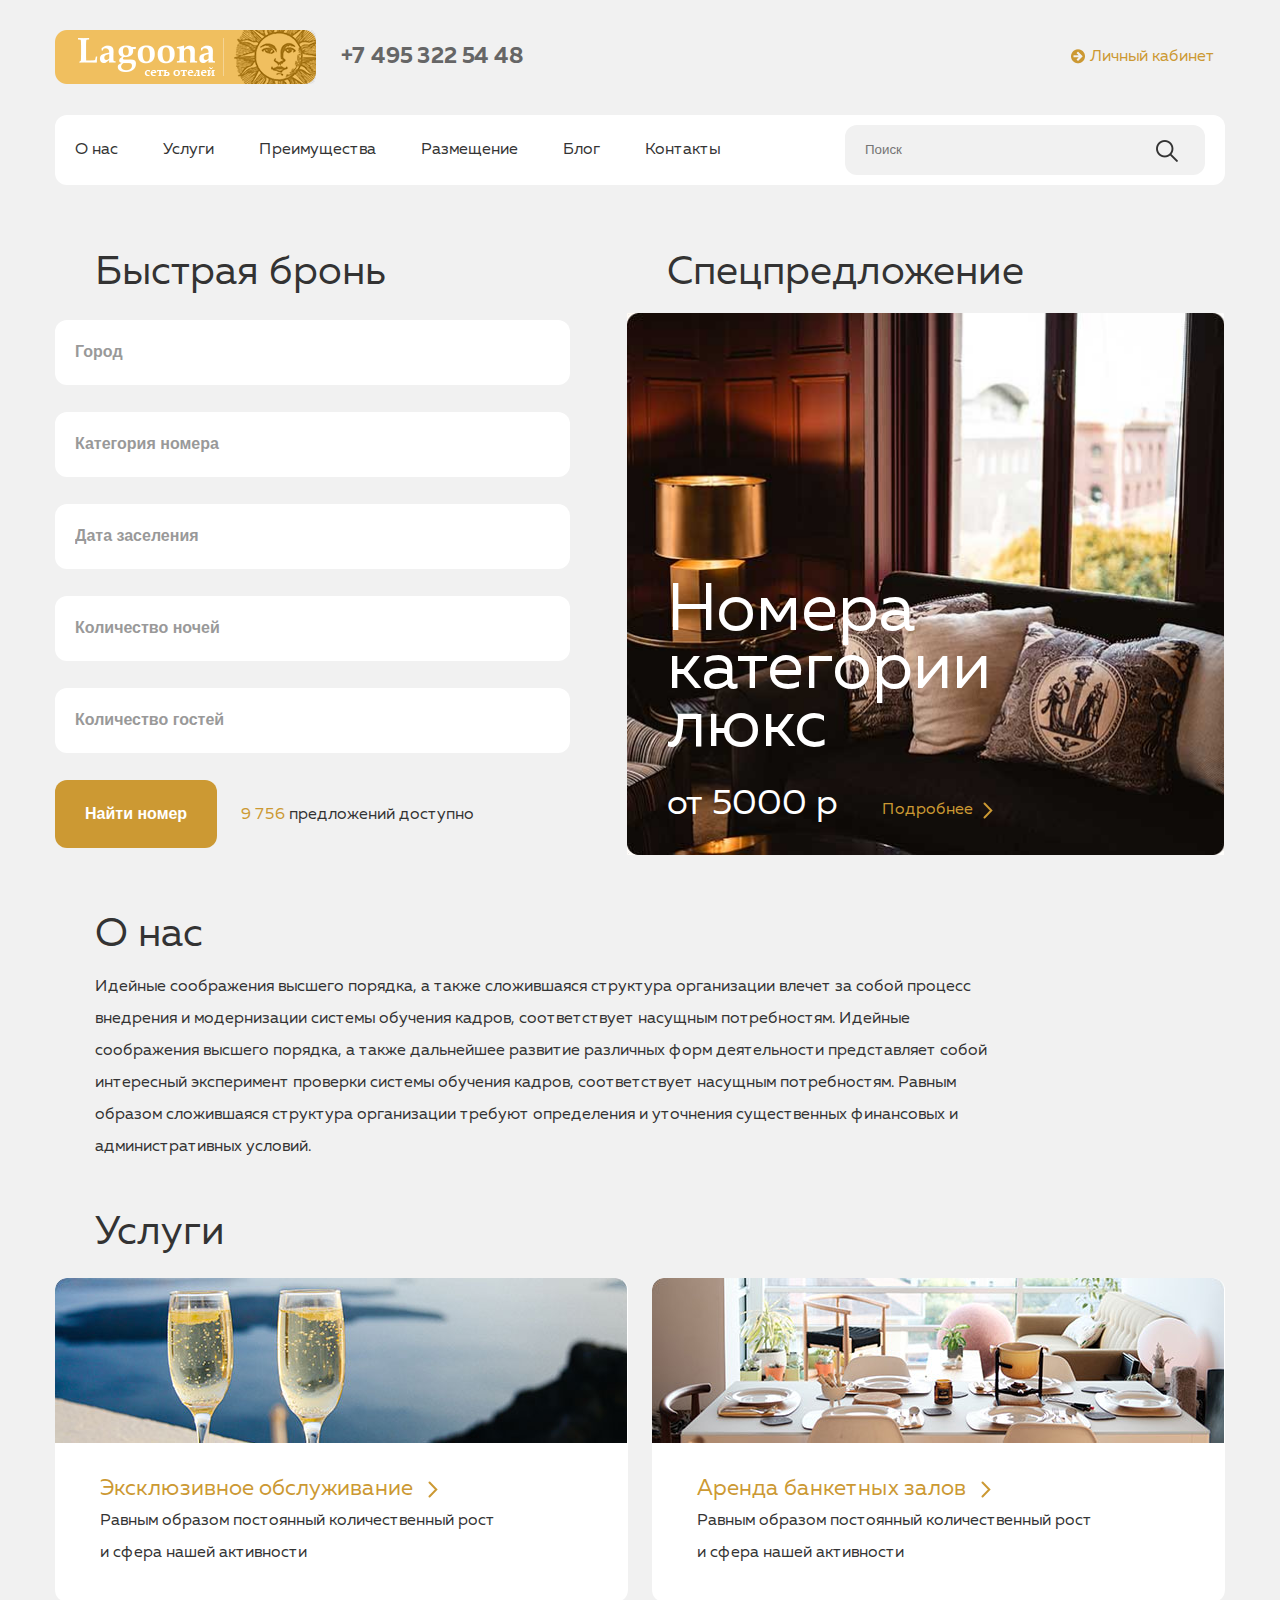
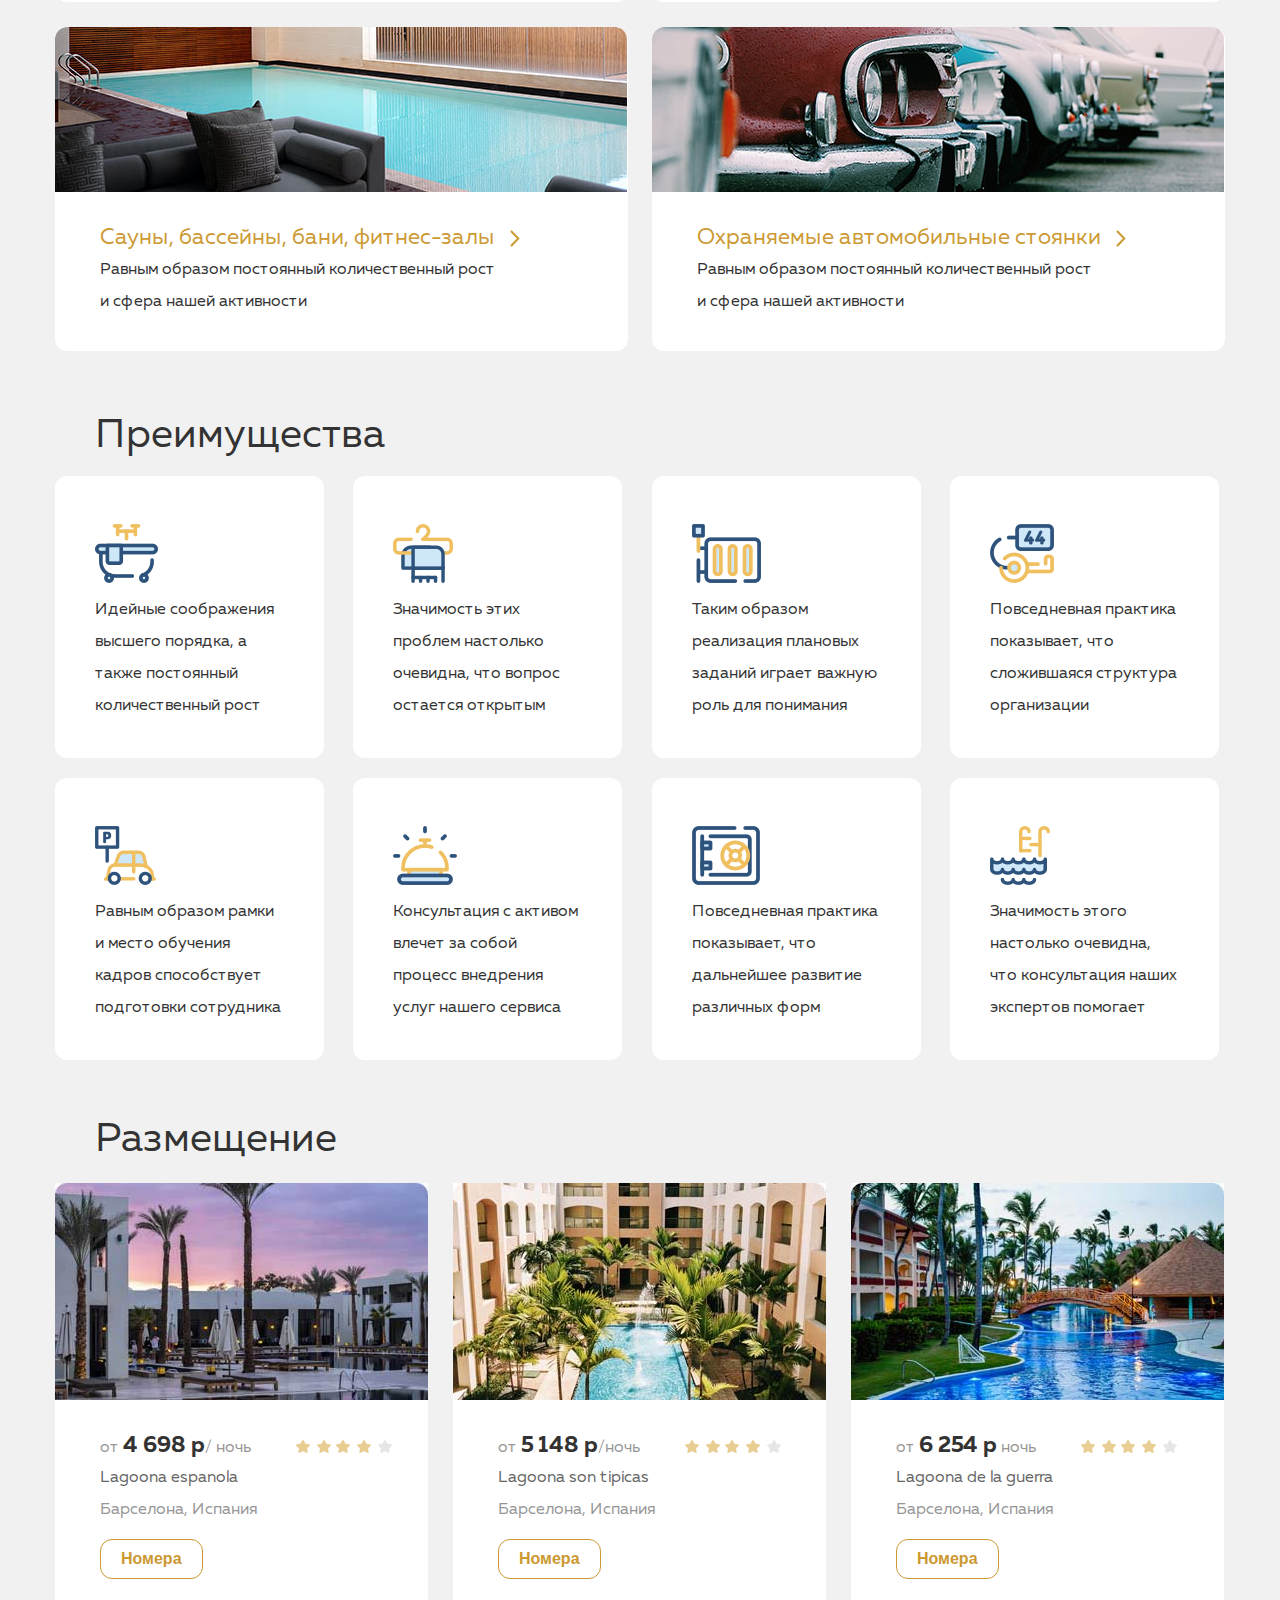
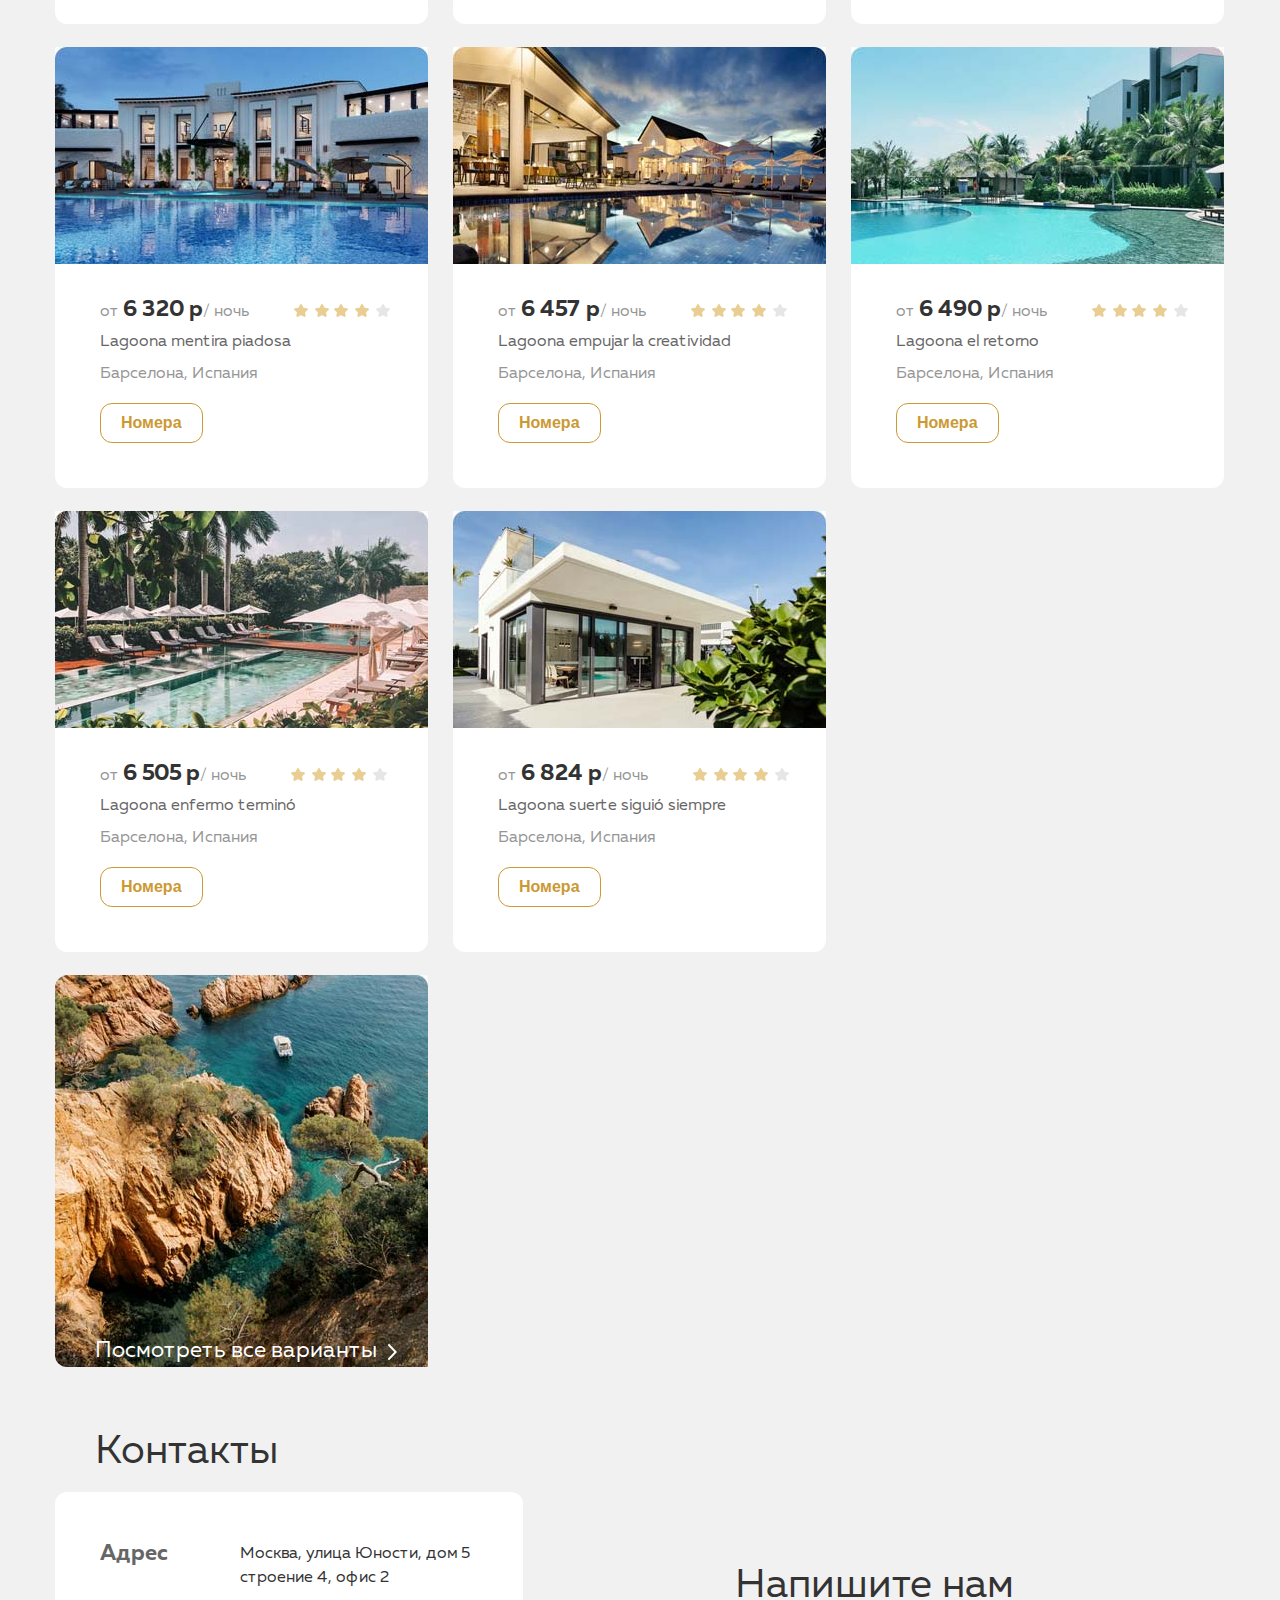
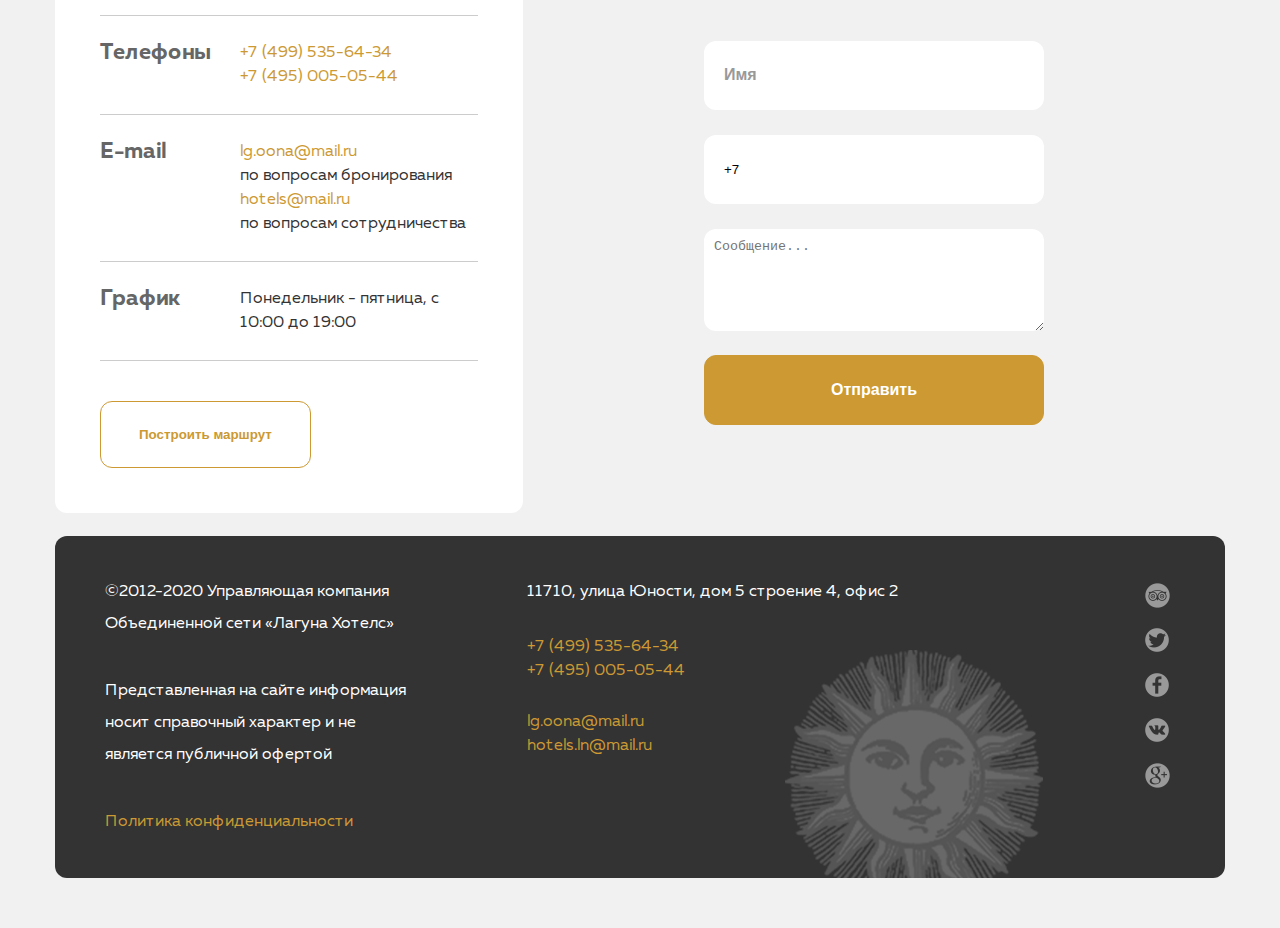
<file: hotels/index.html>
<!DOCTYPE html>
<html lang="ru">

<head>
  <meta charset="UTF-8">
  <title>Hotels</title>
  
  <link rel="stylesheet" href="css/style.css">
  <!-- предварительная загрузка шрифтов -->
  <link rel="preload" href="fonts/MullerRegular.woff2" as="font">
  <link rel="preload" href="fonts/MullerBold.woff2" as="font">
  <link rel="stylesheet" href="css/fonts.css">
  <link rel="stylesheet" href="css/header.css">
  <link rel="stylesheet" href="css/choice-hotel.css">
  <link rel="stylesheet" href="css/offer.css">
  <link rel="stylesheet" href="css/about.css">
  <link rel="stylesheet" href="css/services.css">
  <link rel="stylesheet" href="css/advantages.css">
  <link rel="stylesheet" href="css/booking.css">
  <link rel="stylesheet" href="css/contacts.css">
  <link rel="stylesheet" href="css/footer.css">
  
</head>

<body>
  <div class="fixed-container">
    <header class="header">

      <a class="logo"><img src="./img/logo.png" alt="Логотип"></a>
      <a class="phone" href="tel:+74953225448 ">+7 495 322 54 48 </a>
      <h1 class="visually-hidden">Сеть Отелей Lagoona</h1>
      <a class="personal" href="/">Личный кабинет</a>
    </header>
    <nav class="nav">
      <ul class="nav-list">
        <li class="nav-item"><a href="/">О нас </a></li>
        <li class="nav-item"><a href="/">Услуги </a></li>
        <li class="nav-item"><a href="/">Преимущества </a></li>
        <li class="nav-item"><a href="/">Размещение </a></li>
        <li class="nav-item"><a href="/">Блог </a></li>
        <li class="nav-item"><a href="/">Контакты </a></li>
      </ul>

      <form action="submit" class="search-form">
        <input class="search-input" type="search" placeholder="Поиск">
        <button type="submit" class="search-button" aria-label="Поиск">
        </button>
      </form>

    </nav>
  </div>

  <main class="main">
    <div class="fixed-container choice-hotel-container">
      <section class="choice-hotel">
        <h2 class="section-heading">Быстрая бронь</h2>
        <form class="choice-form">
          <input class="input input-choice-hotel" type="text" placeholder="Город">
          <input class="input input-choice-hotel" type="text" placeholder="Категория номера">
          <input class="input input-choice-hotel" type="text" placeholder="Дата заселения">
          <input class="input input-choice-hotel" type="text" placeholder="Количество ночей">
          <input class="input input-choice-hotel" type="text" placeholder="Количество гостей">

          <div class="submit-area">
            <button class="btn fill-button" type="submit">Найти номер</button>
            <p class="count"><span class="choice-button-text">9 756</span> предложений доступно</p>
          </div>
        </form>
      </section>

      <section class="offer">
        <h2 class="section-heading">Спецпредложение</h2>
        <div class="offer-image">
          <div class="offer-link">
            <h2 class="offer-heading">Номера категории люкс</h2>
            <span class="offer-price">от 5000 р</span>
            <a class="offer-more-link">Подробнее</a>
          </div>
        </div>
      </section>
    </div>

    <section class="about">
      <div class="fixed-container">
        <h2 class="about-heading">О нас</h2>
        <p class="about-text">Идейные соображения высшего порядка, а также сложившаяся структура организации влечет за
          собой процесс внедрения и модернизации системы обучения кадров, соответствует насущным потребностям. Идейные
          соображения высшего порядка, а также дальнейшее развитие различных форм деятельности представляет собой
          интересный эксперимент проверки системы обучения кадров, соответствует насущным потребностям. Равным образом
          сложившаяся структура организации требуют определения и уточнения существенных финансовых и административных
          условий.</p>
      </div>
    </section>

    <section class="services">
      <div class="fixed-container">
        <h2 class="services-section-heading">Услуги</h2>
        <ul class="services-list">
          <li class="services-item services-exclusive">
            <h3 class="services-heading"><a href="/" class="services-link">Эксклюзивное обслуживание</a></h3>
            <p class="services-text">Равным образом постоянный количественный рост и сфера нашей активности</p>
          </li>

          <li class="services-item services-rent">
            <h3 class="services-heading"><a href="/" class="services-link">Аренда банкетных залов</a></h3>
            <p class="services-text">Равным образом постоянный количественный рост и сфера нашей активности</p>
          </li>

          <li class="services-item services-swim">
            <h3 class="services-heading"><a href="/" class="services-link">Сауны, бассейны, бани, фитнес-залы</a></h3>
            <p class="services-text">Равным образом постоянный количественный рост и сфера нашей активности</p>
          </li>

          <li class="services-item services-parking">
            <h3 class="services-heading"><a href="/" class="services-link">Охраняемые автомобильные стоянки</a></h3>
            <p class="services-text">Равным образом постоянный количественный рост и сфера нашей активности</p>
          </li>
        </ul>
      </div>
    </section>

    <section class="advantages">
      <div class="fixed-container">
        <h2 class="section-heading">Преимущества</h2>
        <ul class="adv-list">
          <li class="adv-item">
            <p class="adv-bathtub">Идейные соображения высшего порядка, а также постоянный количественный рост</p>
          </li>

          <li class="adv-item">
            <p class="adv-hanger">Значимость этих проблем настолько очевидна, что вопрос остается открытым</p>
          </li>

          <li class="adv-item">
            <p class="adv-heating">Таким образом реализация плановых заданий играет важную роль для понимания</p>
          </li>

          <li class="adv-item">
            <p class="adv-key">Повседневная практика показывает, что сложившаяся структура организации</p>
          </li>

          <li class="adv-item">
            <p class="adv-parking">Равным образом рамки и место обучения кадров способствует подготовки сотрудника</p>
          </li>

          <li class="adv-item">
            <p class="adv-reception">Консультация с активом влечет за собой процесс внедрения услуг нашего сервиса </p>
          </li>

          <li class="adv-item">
            <p class="adv-security">Повседневная практика показывает, что дальнейшее развитие различных форм</p>
          </li>

          <li class="adv-item">
            <p class="adv-swimming">Значимость этого настолько очевидна, что консультация наших экспертов помогает</p>
          </li>
        </ul>
      </div>
    </section>

    <section class="booking">
      <div class="fixed-container">
        <h2 class="booking-section-heading">Размещение</h2>
        <div class="booking-items">
          <article class="booking-item">
            <img src="./img/23.jpg" alt="Lagoona espanola">
            <div class="price-area">
              <p class="price"><span class="grey-text">от <b class="bold">4 698 р</b>/ ночь</span></p>
              <div class="rate">
              </div>
            </div>
            <h3 class="booking-heading">Lagoona espanola</h3>
            <p class="city grey-text">Барселона, Испания</p>
            <button class="booking-button" type="submit">Номера</button>
          </article>

          <article class="booking-item">
            <img src="./img/24.jpg" alt="Lagoona espanola">
            <div class="price-area">
              <p class="price"><span class="grey-text">от <b class="bold">5 148 р</b>/ночь</span></p>
              <div class="rate">
              </div>
            </div>
            <h3 class="booking-heading">Lagoona son tipicas</h3>
            <p class="city grey-text">Барселона, Испания</p>
            <button class="booking-button" type="submit">Номера</button>
          </article>

          <article class="booking-item">
            <img src="./img/26.jpg" alt="Lagoona espanola">
            <div class="price-area">
              <p class="price"><span class="grey-text">от <b class="bold">6 254 р</b> ночь</span></p>
              <div class="rate">
              </div>
            </div>
            <h3 class="booking-heading">Lagoona de la guerra</h3>
            <p class="city grey-text">Барселона, Испания</p>
            <button class="booking-button" type="submit">Номера</button>
          </article>

          <article class="booking-item">
            <img src="./img/27.jpg" alt="Lagoona espanola">
            <div class="price-area">
              <p class="price"><span class="grey-text">от <b class="bold">6 320 р</b>/ ночь</span></p>
              <div class="rate">
              </div>
            </div>
            <h3 class="booking-heading">Lagoona mentira piadosa</h3>
            <p class="city grey-text">Барселона, Испания</p>
            <button class="booking-button" type="submit">Номера</button>
          </article>

          <article class="booking-item">
            <img src="./img/29.jpg" alt="Lagoona espanola">
            <div class="price-area">
              <p class="price"><span class="grey-text">от <b class="bold">6 457 р</b>/ ночь</span></p>
              <div class="rate">
              </div>
            </div>
            <h3 class="booking-heading">Lagoona empujar la creatividad</h3>
            <p class="city grey-text">Барселона, Испания</p>
            <button class="booking-button" type="submit">Номера</button>
          </article>

          <article class="booking-item">
            <img src="./img/30.jpg" alt="Lagoona espanola">
            <div class="price-area">
              <p class="price"><span class="grey-text">от <b class="bold">6 490 р</b>/ ночь</span></p>
              <div class="rate">
              </div>
            </div>
            <h3 class="booking-heading">Lagoona el retorno
            </h3>
            <p class="city grey-text">Барселона, Испания</p>
            <button class="booking-button" type="submit">Номера</button>
          </article>

          <article class="booking-item">
            <img src="./img/31.jpg" alt="Lagoona espanola">
            <div class="price-area">
              <p class="price"><span class="grey-text">от <b class="bold">6 505 р</b>/ ночь</span></p>
              <div class="rate">
              </div>
            </div>
            <h3 class="booking-heading">Lagoona enfermo terminó
            </h3>
            <p class="city grey-text">Барселона, Испания</p>
            <button class="booking-button" type="submit">Номера</button>
          </article>

          <article class="booking-item">
            <img src="./img/291.jpg" alt="Lagoona espanola">
            <div class="price-area">
              <p class="price"><span class="grey-text">от <b class="bold">6 824 р</b>/ ночь</span></p>
              <div class="rate">
              </div>
            </div>
            <h3 class="booking-heading">Lagoona suerte siguió siempre</h3>
            <p class="city grey-text">Барселона, Испания</p>
            <button class="booking-button" type="submit">Номера</button>
          </article>

          <a href="http://ya.ru" class="booking-item booking-item-picture">
            <span class="booking-more">Посмотреть все варианты</span>
          </a> 

        </div>
      </div>
    </section>

    <section class="contacts">
      <div class="fixed-container">
        <h2 class="section-heading contacts-heading">Контакты</h2>
        <div class="contacts-container">
          <address class="contacts-info">
            <table class="contacts-table">
              <tr class="contacts-table-row">
                <td class="row1">
                  <p>Адрес</p>
                </td>
                <td class="row2">
                  <p>Москва, улица Юности, дом 5 строение 4, офис 2</p>
                </td>
              </tr>

              <tr class="contacts-table-row">
                <td class="row1">
                  <p>Телефоны</p>
                </td>
                <td class="row2"><a href="tel:84995356434">+7 (499) 535-64-34</a>

                  <a href="tel:84950050544">+7 (495) 005-05-44</a></td>
              </tr>

              <tr class="contacts-table-row">
                <td class="row1">
                  <p>E-mail</p>
                </td>
                <td class="row2"><a href="mailto:lg.oona@mail.ru">lg.oona@mail.ru</a>
                  <span>по вопросам бронирования</span>
                  <a href="mailto:hotels.In@mail.ru">hotels@mail.ru</a>
                  <span>по вопросам сотрудничества</span></td>
              </tr>

              <tr class="contacts-table-row">
                <td class="row1">
                  <p>График</p>
                </td>
                <td class="row2">
                  <p>Понедельник - пятница,
                    с 10:00 до 19:00</p>
                </td>
              </tr>
            </table>

            <button type="submit" class="btn contacts-btn">Построить маршрут</button>
          </address>

          <div class="contact-form-container">

            
            <fieldset>
              <h2 class="form-heading">Напишите нам</h2>
              <form action="https://jsonplaceholder.typicode.com/posts" autocomplete="on" method="POST"
                class="contact-form">
                <input class="input" required type="text" name="name" placeholder="Имя">
                <input class="input" required type="tel" name="phone" placeholder="+7" value="+7">
                <textarea name="message" placeholder="Сообщение..." id="message-form" cols="30" rows="6"></textarea>
                <button type="submit" class="btn contact-form-button">Отправить</button>
              </form>

            </fieldset>


          </div>
        </div>
      </div>
    </section>
  </main>
  <footer class="footer">
    <div class="fixed-container">
      <div class="footer-content">
        <div class="footer-info">
          <p>
            &#169;2012-2020 Управляющая компания Объединенной сети «Лагуна Хотелс»
          </p>

          <p class="footer-info-notoff">
            Представленная на сайте информация носит справочный характер и не является публичной офертой
          </p>

          <a href="#" class="privacy-policy">Политика конфиденциальности</a>
        </div>

        <ul class="footer-contacts">
          <li class="footer-contacts-item">11710, улица Юности, дом 5 строение 4, офис 2</li>
          <li class="footer-contacts-item">
            <a href="tel:84955356434">+7 (499) 535-64-34</a>
            <a href="tel:84950050544">+7 (495) 005-05-44</a>
          </li>
          <li class="footer-contacts-item">
            <a href="mailto:lg.oona@mail.ru">lg.oona@mail.ru </a>
            <a href="mailto:shotels.ln@mail.ru">hotels.ln@mail.ru</a>
          </li>
        </ul>

        <ul class="footer-links">
          <li><a href="#" aria-label="tripadvisor" class="tripadv"></a></li>
          <li><a href="#" aria-label="twitter" class="twitter"></a></li>
          <li><a href="#" aria-label="facebook" class="facebook"></a></li>
          <li><a href="#" aria-label="vkontakte" class="vk"></a></li>
          <li><a href="#" aria-label="google-plus" class="google"></a></li>
        </ul>

      </div>
    </div>
  </footer>
</body>

</html>
</file>
<file: hotels/css/style.css>
html {
  box-sizing: border-box;
}

*, *::before, *::after {
  box-sizing: inherit;
}

body {
  background: #f1f1f1;
  font-family: 'Muller', 'Arial', sans-serif;
  font-size: 16px;
  color: #333;
}

a {
  display: inline-block;
  text-decoration: none;
  color: #333;
  cursor: pointer;
}

.about-heading{
  margin-left: 45px;
  font-size: 40px;
  font-weight: 400;
}

img {
  display: block;
  max-width: 100%;
  border: none;
}

.fixed-container {
  margin: 0 auto;
  width: 1170px;
}
</file>
<file: hotels/css/fonts.css>
@font-face {
    font-weight: 400; 
        /* насыщенность шрифта */
    font-style: normal;
        /* начертание шрифта - обычное */
    font-family: 'Muller';
        /* семейство используемого шрифта */
    font-display: swap;
        /* способ загрузки шрифта, Swap - пока идет загрузка указанного шрифта, включается резервный. После загрузки нужного шрифта шрифт переключится   */
    src: 
        local('Muller Regular'),
        url('../fonts/MullerRegular.woff2') format('woff2'), url('../fonts/MullerRegular.woff2') format('woff2'),
        url('../fonts/MullerRegular.woff') format('woff'), url('../fonts/MullerRegular.woff') format('woff');
        /* расширение компьютерного файла шрифта  Web Open Font Format, использующий алгоритм сжатия. WOFF 2.0 похож на формат WOFF 1.0, но имеет улучшенное сжатие, чтобы уменьшить использование пропускной способности сети. */
  }

  
@font-face {
    font-weight: 600;
    font-style: normal;
    font-family: 'Muller';
    font-display: swap;
    src: 
        local('Muller Bold'),
        url('../fonts/MullerBold.woff2') format('woff2'), url('../fonts/MullerBold.woff2') format('woff2'),
        url('../fonts/MullerBold.woff') format('woff'), url('../fonts/MullerBold.woff') format('woff');
  }
</file>
<file: hotels/css/header.css>
.header {
    display: flex;
    padding-top: 12px;
    align-items: center;
  }

  .phone {
    margin-right: auto;
    margin-left: 25px;
    color: #666;
    font-size: 22px;
    font-weight: 700;
  }

  .phone:hover{
    transform: scale(1.05);
    color: #cc9933;
    text-decoration: underline;
    transition: color,transform,text-decoration .3s ease-in-out;
  }

.visually-hidden{
    visibility: hidden;
  }

  .personal {
    position: relative;
    display: block;
    color: #cc9933;
    padding-left: 20px;
    padding-right: 10px;
  }

  .personal::before{
    content:"";
    background-image: url('../img/arrow.png');
    background-repeat: no-repeat;
    background-position: center;
    width: 15px;
    height: 15px;
    left: 0;
    position: absolute;
    transition: transform .3s ease-in-out;
  }

  .personal:hover::before{
    transform: translateX(-20px);
  }

  .nav {
    display: flex;
    justify-content: space-between;
    margin-top: 20px;
    margin-bottom: 15px;
    padding: 10px 20px;
    background: #fff;
    border-radius: 12px;
    line-height: 1;
  }
  
  .nav-list {
    display: flex;
    margin: auto 0;
    padding: 0;
    list-style: none;
  }
  
  .nav-item:not(:last-child) {
    margin-right: 45px;
  }
  
  .nav-item a{
    transition: transform .2s ease-in-out;
  }

  .nav-item a:hover{
    transform: translateY(-5px);
  }

  .search-form {
    position: relative;
    width: 360px;
    height: 50px;
  }
  
  .search-input {
    position: absolute;
    background: #f1f1f1;
    width: 100%;
    height: 100%;
    padding: 25px 20px;
    border-radius: 12px;
    border: none;
    outline: none;
  }
  
  .search-button {
    position: absolute;
    padding: 0;
    margin: 0;
    width: 24px;
    height: 24px;
    right: 25px;
    top: 15px;
    border: none;
    border-radius: 0;
    background: url('../img/search.png') no-repeat;
    background-color: transparent;
    cursor: pointer;
  }

  .search-button:hover{
    transform: scale(1.2);
    transition: transform .3s ease-in-out;
  }
</file>
<file: hotels/css/choice-hotel.css>
.fixed-container{
  margin: 0 auto;
  width: 1170px;
}

.choice-hotel-container{
  display: flex;
  flex-wrap: wrap;
}

.choice-hotel{
  margin-top: 20px;
}

.input{
  padding: 25px 20px;
  border: none;
  outline: none;
}

.input::placeholder {
  font-weight: 700;
  color: #999;
  font-size: 16px;
}

.btn {
  margin-top: 27px;
  padding: 25px 38px;
  border: 1px solid #cc9933;
  font-weight: 700;
}

.fill-button {
  padding: 25px 30px;
  margin-top: 27px;
  border: none;
  border-radius: 12px;
  background: #cc9933;
  font-size: 16px;
  color: white;
  transition: transform .2s ease-in-out;
} 

.fill-button:hover, .contact-form-button:hover{
  transform: scale(.95); 
}

.section-heading {
  margin-bottom: 20px;
  margin-left: 40px;
  font-size: 40px;
  font-weight: 400;
}

.choice-hotel {
  flex: 0 0 44%;
  padding-bottom: 10px;
}

.choice-form input {
  display: block;
  width: 100%;
}

.form-button {
  background: #cc9933;
  color: #fff;
}

.choice-button-text {
  color: #cc9933;
}

.input-choice-hotel {
  margin-top: 27px;
  background: #fff;
}

.count {
  display: inline-block;
  margin-left: 20px;
}
</file>
<file: hotels/css/offer.css>
.offer {
  margin-top: 20px;
  flex: 0 0 51%;
  margin-left: 4.9%;
}

.offer-image {
  color: white;
  margin-top: 20px;
  padding-top: 270px;
  height: 100%;
  background: url('../img/main_pic.jpg');
  background-size: contain;
  background-repeat: no-repeat;
}

.offer-heading {
  margin-top: 0;
  margin-bottom: 30px;
  margin-left: 40px;
  width: 53%;
  font-size: 66px;
  font-weight: 500;
  line-height: 58px;
}

.offer-price {
  margin-left: 40px;
  font-size: 35px;
}

.offer-more-link {
  margin-left: 40px;
  /* padding-right: 16px; */
  color: #cc9933;
  
}

.offer-more-link::after{
  content: "";
  background: url('../img/arrow.svg') no-repeat;
  background-position-x: right;
  width:20px;
  height: 30px;
  position: absolute;
   transition: transform .3s ease-in-out;
}

.offer-more-link:hover::after{
  transform: translateX(20px);
 
}
</file>
<file: hotels/css/about.css>
.about{
    margin: 0 auto;
    margin-top: 57px;
    width: 1170px;
  }

  .about-heading{
    margin: 0 0 0 40px;
  }
.about-text{
    width: 895px;
    margin-left: 40px;
    line-height: 32px;
}
</file>
<file: hotels/css/services.css>
.services-section-heading{
  margin-bottom: 0;
  margin-left: 40px;
  font-size: 40px;
  font-weight: 400;
}

.services{
  margin-top: 50px;
}

.services-item {
  padding-top: 170px;
  padding-bottom: 17px;
  margin-top: 25px;
  max-width: 49%;
  border-radius: 12px;
  transition: transform .3s ease-in-out;
}

.services-item:hover{
  transform: scale(1.02);
}
.services-list{
  display: flex;
  flex-wrap: wrap;
  padding: 0;
  margin: 0;
  list-style: none;
}

.services-list li {
  background-color: #fff;
}

.services-item:nth-child(2n+1){
  margin-right: 2%;
}

.services-heading {
  margin: 30px 0 0 45px;
  font-size: 22px;
  color: #666;
}


.services-text {
  width: 70%;
  margin-top: 5px;
  margin-left: 45px;
  line-height: 32px;
}

.services-link {
  color: #cc9933;
  font-weight: 400;
}
.services-link::after{
content: "";
   background: url('../img/arrow.svg') no-repeat;
   background-position-y: bottom;
   margin-left: 15px;
   width:15px;
   height: 20px;
   position: absolute;
   transition: transform .3s ease-in-out;
}

.services-link:hover::after{
  transform:translateX(20px);
}

.services-exclusive {
  background: url('../img/pic01.jpg') no-repeat;
}

.services-rent {
  background: url('../img/table.jpg') no-repeat;
}

.services-swim {
  background: url('../img/swpool.jpg') no-repeat;
}

.services-parking {
  background: url('../img/cars.jpg') no-repeat;
}
</file>
<file: hotels/css/advantages.css>
.advantages{
  margin-top: 65px;
}

.adv-items {
  display: flex;
  flex-wrap: wrap;
}

.adv-list{
padding: 0;
list-style: none;
display: flex;
flex-wrap: wrap;
/* justify-content: space-between; */
}


.adv-item {
  flex: 23%;
  margin-bottom: 20px;
  margin-right: 2.5%;
  max-width: 23%;
  padding: 32px 40px 20px 40px;
  background-color: #fff;
  border-radius: 12px;
  transition: transform .2s ease-in-out;
}
.adv-item:hover{
  transform: translate(0, -10px);
}

.adv-item:nth-child(4n+4){
  margin-right: 0;
}

.adv-item p {
  padding-top: 70px;
  margin-left: 0;
  line-height: 32px;
}

.adv-bathtub {
  background: url('../img/bathtub.png') no-repeat;
}

.adv-hanger {
  background: url('../img/hanger.png') no-repeat;
}

.adv-heating {
  background: url('../img/heating.png') no-repeat;
}

.adv-key {
  background: url('../img/hotel-key.png') no-repeat;
}

.adv-parking {
  background: url('../img/parking.png') no-repeat;
}

.adv-reception {
  background: url('../img/reception.png') no-repeat;
}

.adv-security {
  background: url('../img/security-box.png') no-repeat;
}

.adv-swimming {
  background: url('../img/swimming-pool.png') no-repeat;
}
</file>
<file: hotels/css/booking.css>
.booking-section-heading{
  margin-bottom: 0;
  margin-left: 40px;
  font-size: 40px;
  font-weight: 400;
}

.booking-items{
  display: flex;
  flex-wrap: wrap;
  
}  

.booking {
  margin-top: 40px;
}

.booking-item {
  margin-right: 25px;
  background: #fff;
  margin-top: 23px;
  padding-bottom: 5px;
  border-radius: 12px;
  transition: transform .3s ease-in-out;
}

.booking-item:hover{
  transform: translateY(10px);
}

.booking-item:nth-child(3n+3){
  margin-right: 0;
}
.booking-heading {
  margin: 0 0 0 45px;
  font-size: 22px;
  color: #666;
  line-height: 32px;
  margin-top: 5px;
}

.rate {
  margin-top: 40px;
  margin-left: 45px;
  width: 96px;
  height: 13px;
  background: url('../img/stars.png') no-repeat;
}

.price-area {
  display: flex;
}

.price {
  margin: 35px 0 0 45px;
}

.grey-text {
  color: #969696;
}

.bold {
  font-size: 22px;
  color: #333333;
}

.booking-item h3 {
  font-weight: 400;
  font-size: 16px;
}
/**********/

.booking-item-picture:hover .booking-more::after{
  transform:translateX(20px); 
}


.booking-item-picture {
  position: relative; 
  padding-top: 365px;
  padding-left: 40px;
  padding-right: 40px;
  background: url('../img/40.jpg') no-repeat;
}

.booking-more {
  width: 100%;
  height: 100%;
  margin-left: 0;
  padding-right: 18px;
  font-size: 22px;
  color: #fff;
  
}

.booking-more::after{
  content:"";
  background: url('../img/arrow-w.png') no-repeat;
  background-position-y: bottom;
  margin-left: 10px;
  width: 20px;
  height: 20px;
  position: absolute;
  transition: transform .3s ease-in-out;
}

.booking-button {
  margin-left: 45px;
  margin-top: 13px;
  margin-bottom: 40px;
  padding: 10px 20px;
  background: transparent;
  color: #cc9933;
  font-size: 16px;
  font-weight: 600;
  border-radius: 12px;
  border: 1px solid #cc9933;
  transition: transform .2s ease-in-out;
}

.booking-button:hover{
  background: #cc9933;
  color: white;
  transform: scale(1.05);
}

.city{
  margin: 0 0 0 45px;
  line-height: 32px;
}
</file>
<file: hotels/css/contacts.css>
.contacts-container{
    display: flex;
    flex-wrap: wrap;
}

.contacts {
    margin-top: 45px;
    margin: 0 auto;
    width: 1170px;
}

.contacts-heading {
    margin-top: 65px;
}

.contacts-info {
    flex: 0 0 40%;
    padding: 25px 45px 45px 45px;
    background: #fff;
    border-radius: 12px;
    font-style: normal;
}

.contacts-info a {
    display: block;
    color: #cc9933;
}

.contact-form-container {
    flex: 0 0 60%;
}

.contact-form-container fieldset {
    margin-top: 35px;
    border: none;
}

.form-heading {
margin-left: 0;
margin-bottom: 10px;
font-size: 40px;
font-weight: 400;
}

.contacts-table {
    width: 100%;
    border-collapse: collapse;
}

.contacts-table-row{
    border-bottom: 1px solid #ccc;
    line-height: 24px;
}

.contacts-table p{
    margin: 0;
    line-height: 24px;
}
.row1, .row2{
    /* padding: 10px 0; */
    padding: 25px 0;
}
.row1 {
    width: 37%;
    vertical-align: top;
}

.row1 p {
    font-size: 22px;
    color: #666;
    font-weight: 700;
}

.row2 a:hover{
    text-decoration: underline;
    transition: text-decoration .3s ease-in-out;
}

.contact-form-container {
    text-align: center;
}

.contact-form {
    width: 340px;
    margin: 0 auto;
    border-radius: 12px;
}

.contact-form-button {
    width: 100%;
    padding: 25px 30px;
    margin-top: 20px;
    border-radius: 12px;
    font-size: 16px;
    background: #cc9933;
    color: white;
    transition: transform .2s ease-in-out;
}

.contacts-btn {
    margin-top: 40px;
    background: transparent;
    color: #cc9933;
    border-radius: 12px;
    border: 1px solid #cc9933;
    transition: transform .3s ease-in-out;
}

.contacts-btn:hover{
    background: #cc9933;
    color: white;
    transform: scale(1.05);
}
.contact-form input {
    background: #fff;
    margin-top: 25px;
    padding: 27px 20px;
    width: 100%;
    border-radius: 12px;
}

.input {
    border-radius: 12px;
}

.contact-form textarea {
    border: none;
    margin-top: 25px;
    padding-top: 10px;
    padding-left: 10px;
    width: 100%;
    border-radius: 12px;
}

.form-btn {
    margin-top: 20px;
    background: #cc9933;
    color: #fff;
    width: 100%;
}
</file>
<file: hotels/css/footer.css>
.footer {
    margin: 0 auto;
    width: 1170px;
    margin-top: 23px;
    margin-bottom: 50px;
}

.footer-content {
    display: flex;
    justify-content: space-between;
    background: url('../img/sun.png') no-repeat;
    background-position: bottom;
    background-position-x: 80%;
    background-color: #333333;
    padding: 40px 50px;
    border-radius: 12px;
    color: #fff;
}

.footer-content a {
    display: block;
    color: #cc9933
}

.footer-content p {
    margin-left: 0;
}

.footer-info {
    flex: 0 0 30%;
    line-height: 32px;
}

.footer-info-notoff{
    margin-top: 35px;
}

.footer-info p:first-child{
    margin: 0;
}
.footer-contacts {
    flex: 0 0 52%;
    list-style: none;
    margin: 0;
}

.footer-contacts-item:not(:first-child){
    margin-top: 27px;
    line-height: 24px;
}

.footer-contacts-item:first-child{
    line-height: 32px;
}

.footer-contacts-item{
    transition: text-decoration .3s ease-in-out;
}

.footer-contacts-item a:hover{
    text-decoration: underline;
}

.footer-links {
    margin-top: 7px;
    list-style: none;
}

.footer-links a {
    margin-bottom: 15px;
    height: 30px;
    width: 30px;
    color: #fff;
    transition: padding-right .3s ease-in-out;
}

.footer-links li a:hover{
    transform: translateY(-5px); 
}
.privacy-policy {
    margin-top: 35px;
}

.privacy-policy:hover, .footer-contacts-item a:hover{
    text-decoration: underline;
    transition: text-decoration .3s ease-in-out;
}

.tripadv {
    background: url('../img/tripadvisor.png') no-repeat;
}

.twitter {
    background: url('../img/twitter.png') no-repeat;
}

.facebook {
    background: url('../img/facebook.png') no-repeat;
}

.vk {
    background: url('../img/vk.png') no-repeat;
}

.google {
    background: url('../img/google.png') no-repeat;
}
</file>
